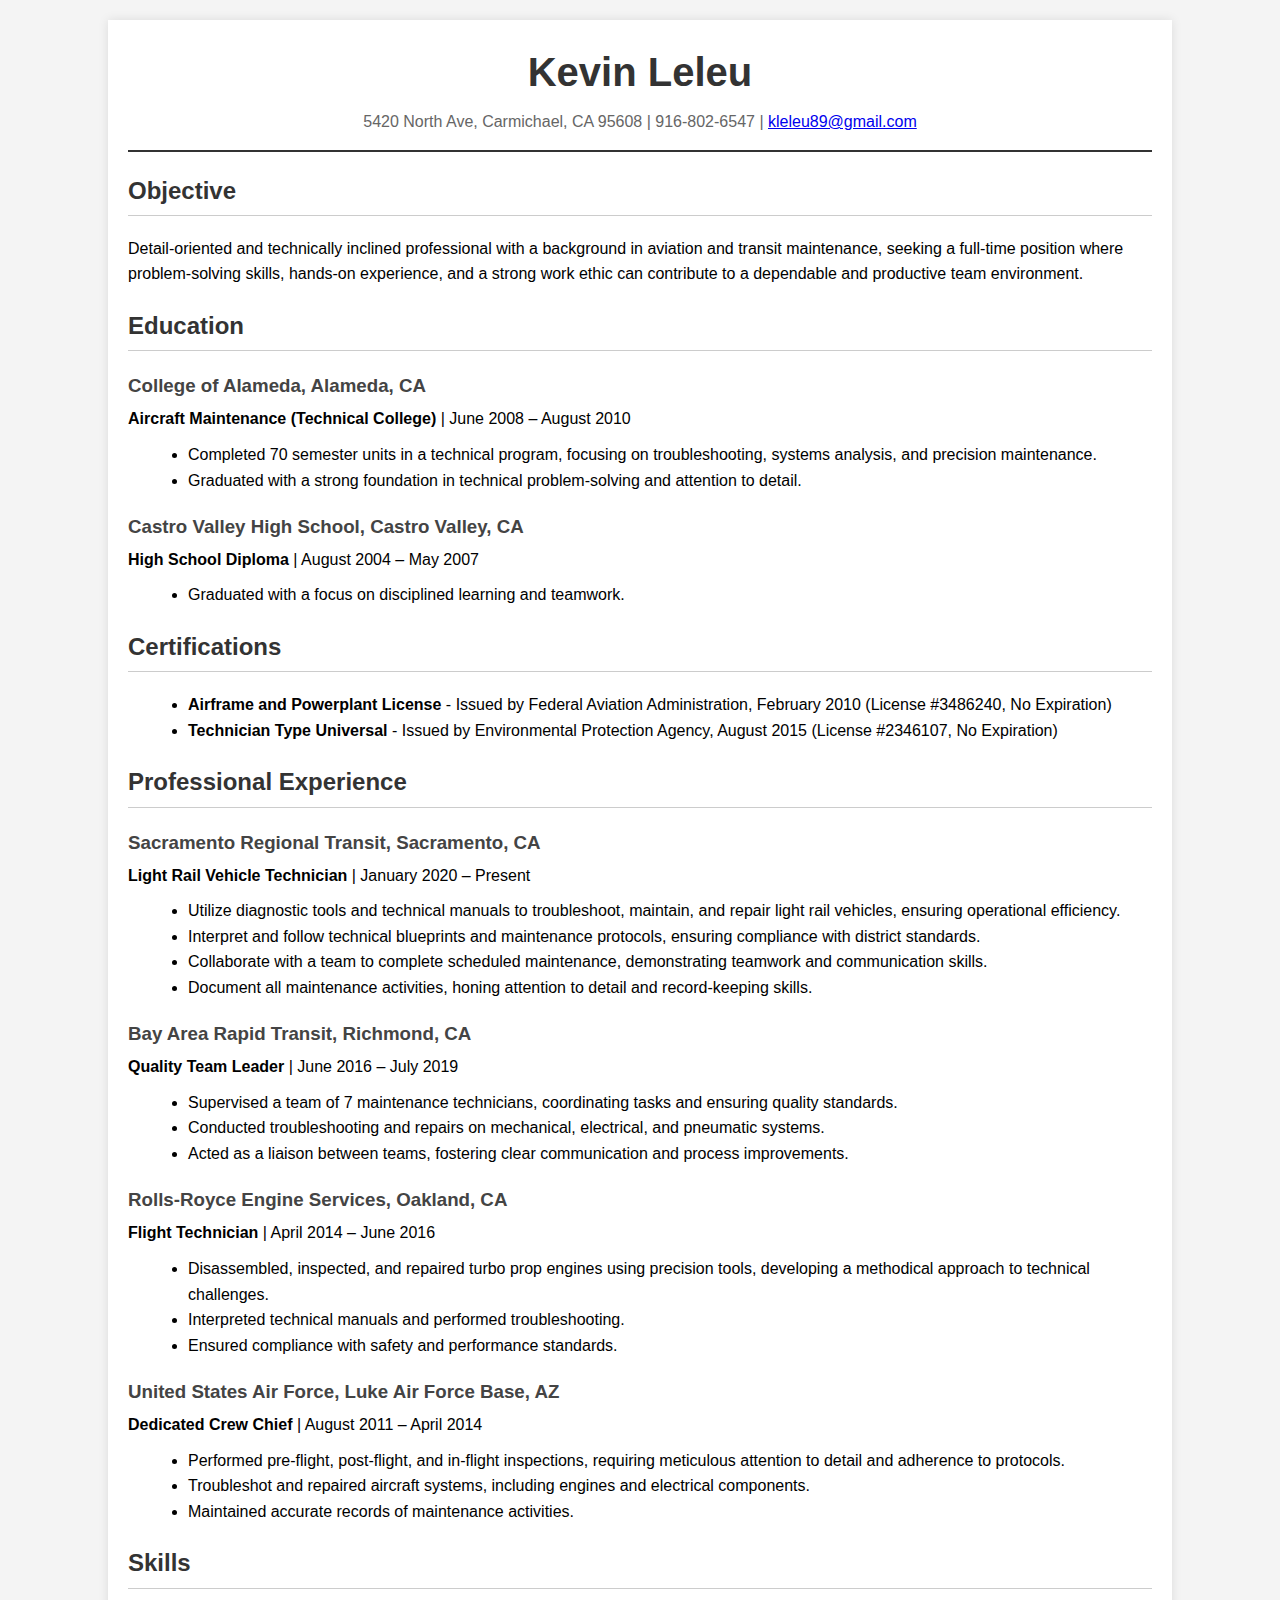
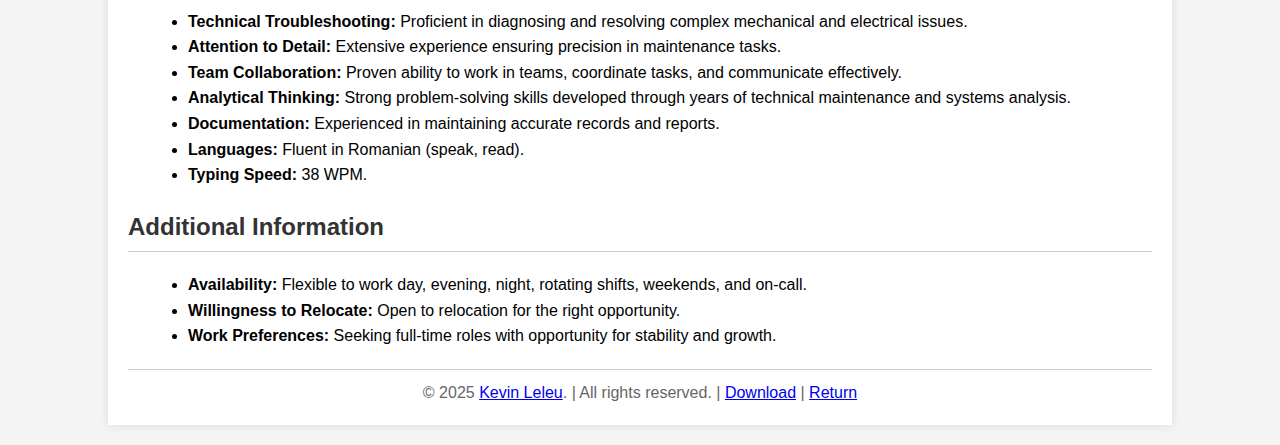
<file: index.html>
<!DOCTYPE html>
<html lang="en">
<head>
    <meta charset="UTF-8">
    <meta name="viewport" content="width=device-width, initial-scale=1.0">
    <title>Kevin Leleu - Resume</title>
    <link rel="stylesheet" href="styles.css">
</head>
<body>
    <div class="container">
        <header>
            <h1>Kevin Leleu</h1>
            <p>5420 North Ave, Carmichael, CA 95608 | 916-802-6547 | <a href="mailto:kleleu89@gmail.com?subject=Hiring%20Inquiry&body=Hello%20Kevin,%0A%0AI%27m%20interested%20in%20discussing%20employment%20opportunities%20with%20you.%0APlease%20contact%20me%20at:%20%28insert%20contact%20information%20here%29%0A%0ASincerely%2c">kleleu89@gmail.com</a></p>
        </header>

        <section id="objective">
            <h2>Objective</h2>
            <p>Detail-oriented and technically inclined professional with a background in aviation and transit maintenance, seeking a full-time position where problem-solving skills, hands-on experience, and a strong work ethic can contribute to a dependable and productive team environment.</p>
        </section>

        <section id="education">
            <h2>Education</h2>
            <h3>College of Alameda, Alameda, CA</h3>
            <p><strong>Aircraft Maintenance (Technical College)</strong> | June 2008 – August 2010</p>
            <ul>
                <li>Completed 70 semester units in a technical program, focusing on troubleshooting, systems analysis, and precision maintenance.</li>
                <li>Graduated with a strong foundation in technical problem-solving and attention to detail.</li>
            </ul>
            <h3>Castro Valley High School, Castro Valley, CA</h3>
            <p><strong>High School Diploma</strong> | August 2004 – May 2007</p>
            <ul>
                <li>Graduated with a focus on disciplined learning and teamwork.</li>
            </ul>
        </section>

        <section id="certifications">
            <h2>Certifications</h2>
            <ul>
                <li><strong>Airframe and Powerplant License</strong> - Issued by Federal Aviation Administration, February 2010 (License #3486240, No Expiration)</li>
                <li><strong>Technician Type Universal</strong> - Issued by Environmental Protection Agency, August 2015 (License #2346107, No Expiration)</li>
            </ul>
        </section>

        <section id="experience">
            <h2>Professional Experience</h2>
            <h3>Sacramento Regional Transit, Sacramento, CA</h3>
            <p><strong>Light Rail Vehicle Technician</strong> | January 2020 – Present</p>
            <ul>
                <li>Utilize diagnostic tools and technical manuals to troubleshoot, maintain, and repair light rail vehicles, ensuring operational efficiency.</li>
                <li>Interpret and follow technical blueprints and maintenance protocols, ensuring compliance with district standards.</li>
                <li>Collaborate with a team to complete scheduled maintenance, demonstrating teamwork and communication skills.</li>
                <li>Document all maintenance activities, honing attention to detail and record-keeping skills.</li>
            </ul>
            <h3>Bay Area Rapid Transit, Richmond, CA</h3>
            <p><strong>Quality Team Leader</strong> | June 2016 – July 2019</p>
            <ul>
                <li>Supervised a team of 7 maintenance technicians, coordinating tasks and ensuring quality standards.</li>
                <li>Conducted troubleshooting and repairs on mechanical, electrical, and pneumatic systems.</li>
                <li>Acted as a liaison between teams, fostering clear communication and process improvements.</li>
            </ul>
            <h3>Rolls-Royce Engine Services, Oakland, CA</h3>
            <p><strong>Flight Technician</strong> | April 2014 – June 2016</p>
            <ul>
                <li>Disassembled, inspected, and repaired turbo prop engines using precision tools, developing a methodical approach to technical challenges.</li>
                <li>Interpreted technical manuals and performed troubleshooting.</li>
                <li>Ensured compliance with safety and performance standards.</li>
            </ul>
            <h3>United States Air Force, Luke Air Force Base, AZ</h3>
            <p><strong>Dedicated Crew Chief</strong> | August 2011 – April 2014</p>
            <ul>
                <li>Performed pre-flight, post-flight, and in-flight inspections, requiring meticulous attention to detail and adherence to protocols.</li>
                <li>Troubleshot and repaired aircraft systems, including engines and electrical components.</li>
                <li>Maintained accurate records of maintenance activities.</li>
            </ul>
        </section>

        <section id="skills">
            <h2>Skills</h2>
            <ul>
                <li><strong>Technical Troubleshooting:</strong> Proficient in diagnosing and resolving complex mechanical and electrical issues.</li>
                <li><strong>Attention to Detail:</strong> Extensive experience ensuring precision in maintenance tasks.</li>
                <li><strong>Team Collaboration:</strong> Proven ability to work in teams, coordinate tasks, and communicate effectively.</li>
                <li><strong>Analytical Thinking:</strong> Strong problem-solving skills developed through years of technical maintenance and systems analysis.</li>
                <li><strong>Documentation:</strong> Experienced in maintaining accurate records and reports.</li>
                <li><strong>Languages:</strong> Fluent in Romanian (speak, read).</li>
                <li><strong>Typing Speed:</strong> 38 WPM.</li>
            </ul>
        </section>

        <section id="additional">
            <h2>Additional Information</h2>
            <ul>
                <li><strong>Availability:</strong> Flexible to work day, evening, night, rotating shifts, weekends, and on-call.</li>
                <li><strong>Willingness to Relocate:</strong> Open to relocation for the right opportunity.</li>
                <li><strong>Work Preferences:</strong> Seeking full-time roles with opportunity for stability and growth.</li>
            </ul>
        </section>

        <footer>
            <p>&copy; 2025 <a href="https://kleleu.github.io" target="_blank">Kevin Leleu</a>. | All rights reserved. | <a href="Kevin Leleu Resume (2025 Update).pdf" target="_blank">Download</a> | <a href="https://github.com/KLeleu/kleleu.github.io?tab=readme-ov-file#readme">Return</a></p>
        </footer>
    </div>
</body>
</html>
</file>
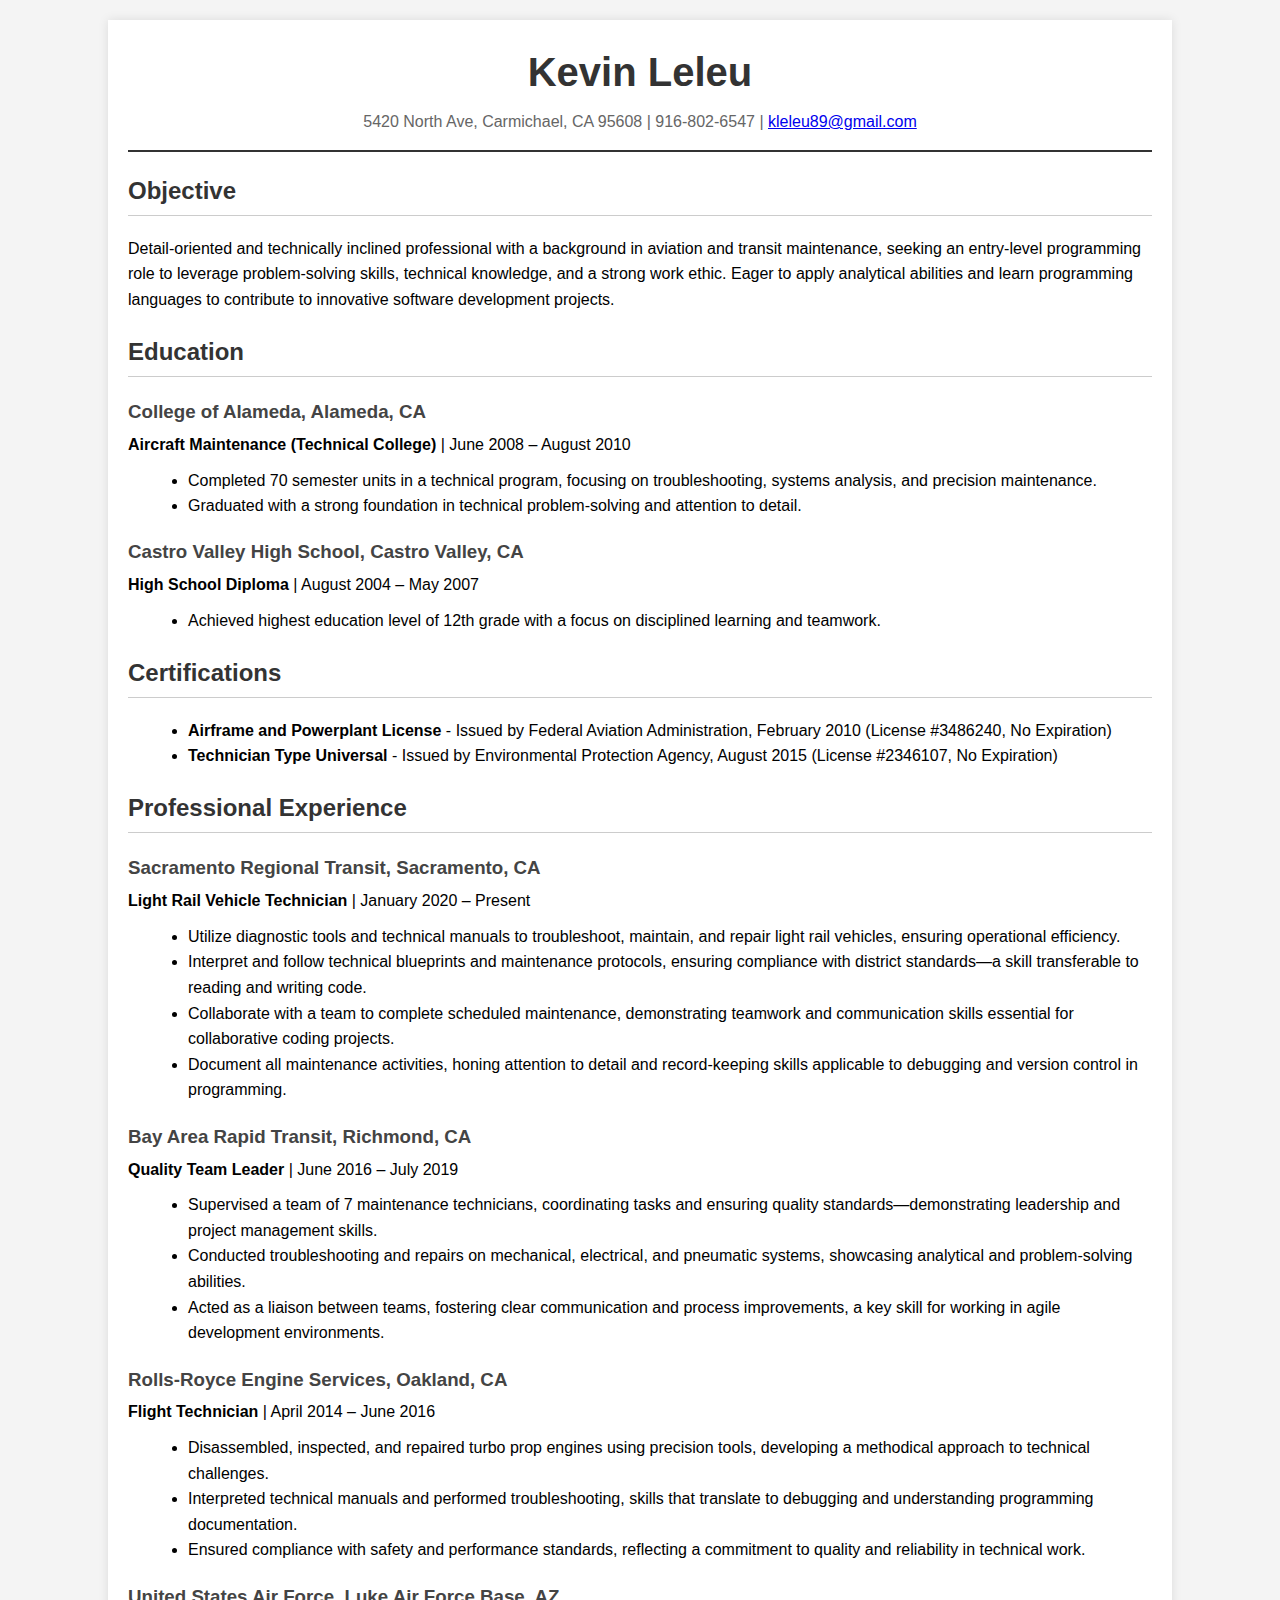
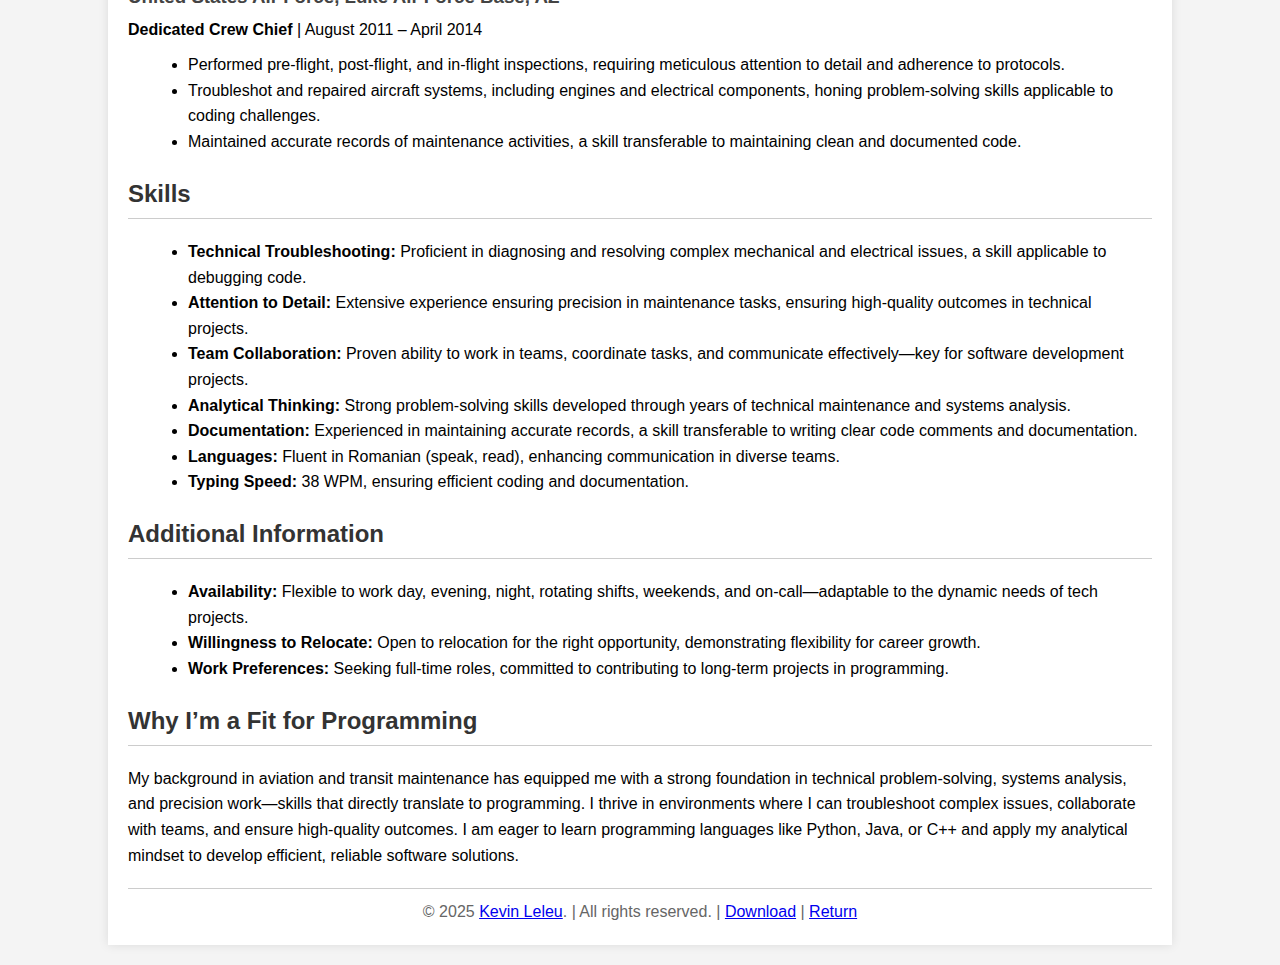
<file: notindex.html>
<!DOCTYPE html>
<html lang="en">
<head>
    <meta charset="UTF-8">
    <meta name="viewport" content="width=device-width, initial-scale=1.0">
    <title>Kevin Leleu - Resume</title>
    <link rel="stylesheet" href="styles.css">
</head>
<body>
    <div class="container">
        <header>
            <h1>Kevin Leleu</h1>
            <p>5420 North Ave, Carmichael, CA 95608 | 916-802-6547 | <a href="mailto:kleleu89@gmail.com?subject=Hiring%20Inquiry&body=Hello%20Kevin,%0A%0AI%27m%20interested%20in%20discussing%20entry-level%20programming%20opportunities%20with%20you.%0APlease%20contact%20me%20at:%20%28insert%20contact%20information%20here%29%0A%0ASincerely%2c">kleleu89@gmail.com</a></p>
        </header>

        <section id="objective">
            <h2>Objective</h2>
            <p>Detail-oriented and technically inclined professional with a background in aviation and transit maintenance, seeking an entry-level programming role to leverage problem-solving skills, technical knowledge, and a strong work ethic. Eager to apply analytical abilities and learn programming 
		languages to contribute to innovative software development projects.</p>
        </section>

        <section id="education">
            <h2>Education</h2>
            <h3>College of Alameda, Alameda, CA</h3>
            <p><strong>Aircraft Maintenance (Technical College)</strong> | June 2008 – August 2010</p>
            <ul>
                <li>Completed 70 semester units in a technical program, focusing on troubleshooting, systems analysis, and precision maintenance.</li>
                <li>Graduated with a strong foundation in technical problem-solving and attention to detail.</li>
            </ul>
            <h3>Castro Valley High School, Castro Valley, CA</h3>
            <p><strong>High School Diploma</strong> | August 2004 – May 2007</p>
            <ul>
                <li>Achieved highest education level of 12th grade with a focus on disciplined learning and teamwork.</li>
            </ul>
        </section>

        <section id="certifications">
            <h2>Certifications</h2>
            <ul>
		<li><strong>Airframe and Powerplant License</strong> - Issued by Federal Aviation Administration, February 2010 (License #3486240, No Expiration)</li>
                <li><strong>Technician Type Universal</strong> - Issued by Environmental Protection Agency, August 2015 (License #2346107, No Expiration)</li>
            </ul>
        </section>

        <section id="experience">
            <h2>Professional Experience</h2>
            <h3>Sacramento Regional Transit, Sacramento, CA</h3>
            <p><strong>Light Rail Vehicle Technician</strong> | January 2020 – Present</p>
            <ul>
                <li>Utilize diagnostic tools and technical manuals to troubleshoot, maintain, and repair light rail vehicles, ensuring operational efficiency.</li>
                <li>Interpret and follow technical blueprints and maintenance protocols, ensuring compliance with district standards—a skill transferable to reading and writing code.</li>
                <li>Collaborate with a team to complete scheduled maintenance, demonstrating teamwork and communication skills essential for collaborative coding projects.</li>
                <li>Document all maintenance activities, honing attention to detail and record-keeping skills applicable to debugging and version control in programming.</li>
            </ul>
            <h3>Bay Area Rapid Transit, Richmond, CA</h3>
            <p><strong>Quality Team Leader</strong> | June 2016 – July 2019</p>
            <ul>
                <li>Supervised a team of 7 maintenance technicians, coordinating tasks and ensuring quality standards—demonstrating leadership and project management skills.</li>
                <li>Conducted troubleshooting and repairs on mechanical, electrical, and pneumatic systems, showcasing analytical and problem-solving abilities.</li>
                <li>Acted as a liaison between teams, fostering clear communication and process improvements, a key skill for working in agile development environments.</li>
            </ul>
            <h3>Rolls-Royce Engine Services, Oakland, CA</h3>
            <p><strong>Flight Technician</strong> | April 2014 – June 2016</p>
            <ul>
                <li>Disassembled, inspected, and repaired turbo prop engines using precision tools, developing a methodical approach to technical challenges.</li>
                <li>Interpreted technical manuals and performed troubleshooting, skills that translate to debugging and understanding programming documentation.</li>
                <li>Ensured compliance with safety and performance standards, reflecting a commitment to quality and reliability in technical work.</li>
            </ul>
            <h3>United States Air Force, Luke Air Force Base, AZ</h3>
            <p><strong>Dedicated Crew Chief</strong> | August 2011 – April 2014</p>
            <ul>
                <li>Performed pre-flight, post-flight, and in-flight inspections, requiring meticulous attention to detail and adherence to protocols.</li>
                <li>Troubleshot and repaired aircraft systems, including engines and electrical components, honing problem-solving skills applicable to coding challenges.</li>
                <li>Maintained accurate records of maintenance activities, a skill transferable to maintaining clean and documented code.</li>
            </ul>
        </section>

        <section id="skills">
            <h2>Skills</h2>
            <ul>
                <li><strong>Technical Troubleshooting:</strong> Proficient in diagnosing and resolving complex mechanical and electrical issues, a skill applicable to debugging code.</li>
                <li><strong>Attention to Detail:</strong> Extensive experience ensuring precision in maintenance tasks, ensuring high-quality outcomes in technical projects.</li>
                <li><strong>Team Collaboration:</strong> Proven ability to work in teams, coordinate tasks, and communicate effectively—key for software development projects.</li>
                <li><strong>Analytical Thinking:</strong> Strong problem-solving skills developed through years of technical maintenance and systems analysis.</li>
                <li><strong>Documentation:</strong> Experienced in maintaining accurate records, a skill transferable to writing clear code comments and documentation.</li>
                <li><strong>Languages:</strong> Fluent in Romanian (speak, read), enhancing communication in diverse teams.</li>
                <li><strong>Typing Speed:</strong> 38 WPM, ensuring efficient coding and documentation.</li>
            </ul>
        </section>

        <section id="additional">
            <h2>Additional Information</h2>
            <ul>
                <li><strong>Availability:</strong> Flexible to work day, evening, night, rotating shifts, weekends, and on-call—adaptable to the dynamic needs of tech projects.</li>
                <li><strong>Willingness to Relocate:</strong> Open to relocation for the right opportunity, demonstrating flexibility for career growth.</li>
                <li><strong>Work Preferences:</strong> Seeking full-time roles, committed to contributing to long-term projects in programming.</li>
            </ul>
        </section>

        <section id="why-fit">
            <h2>Why I’m a Fit for Programming</h2>
            <p>My background in aviation and transit maintenance has equipped me with a strong foundation in technical problem-solving, systems analysis, and precision work—skills that directly translate to programming. I thrive in environments where I can troubleshoot complex issues, collaborate with 		teams, and ensure high-quality outcomes. I am eager to learn programming languages like Python, Java, or C++ and apply my analytical mindset to develop efficient, reliable software solutions.</p>
        </section>

        <footer>
            <p>&copy; 2025 <a href="kleleu.github.io" target="_blank" onclick="alert('This link takes you to this page')">Kevin Leleu</a>. | All rights reserved. | <a href="Kevin Leleu Resume (2025 Update).pdf" target="_blank">Download</a> | <a href="https://github.com/KLeleu/kleleu.github.io?tab=readme-ov-file#readme">Return</a></p>
        </footer>
    </div>
</body>
</html>
</file>
<file: styles.css>
body {
    font-family: Arial, sans-serif;
    line-height: 1.6;
    margin: 0;
    padding: 0;
    background-color: #f4f4f4;
}

.container {
    width: 80%;
    margin: auto;
    overflow: hidden;
    padding: 20px;
    background: #fff;
    box-shadow: 0 0 10px rgba(0, 0, 0, 0.1);
    margin-top: 20px;
    margin-bottom: 20px;
}

header {
    text-align: center;
    border-bottom: 2px solid #333;
    padding-bottom: 10px;
    margin-bottom: 20px;
}

header h1 {
    margin: 0;
    font-size: 2.5em;
    color: #333;
}

header p {
    margin: 5px 0;
    color: #666;
}

h2 {
    color: #333;
    border-bottom: 1px solid #ccc;
    padding-bottom: 5px;
    margin-top: 20px;
}

h3 {
    color: #444;
    margin-bottom: 5px;
}

p {
    margin: 5px 0;
}

ul {
    list-style-type: disc;
    margin: 10px 0 10px 20px;
}

section {
    margin-bottom: 20px;
}

footer {
    text-align: center;
    margin-top: 20px;
    padding-top: 10px;
    border-top: 1px solid #ccc;
    color: #666;
}

footer p {
    margin: 0;
}
</file>
